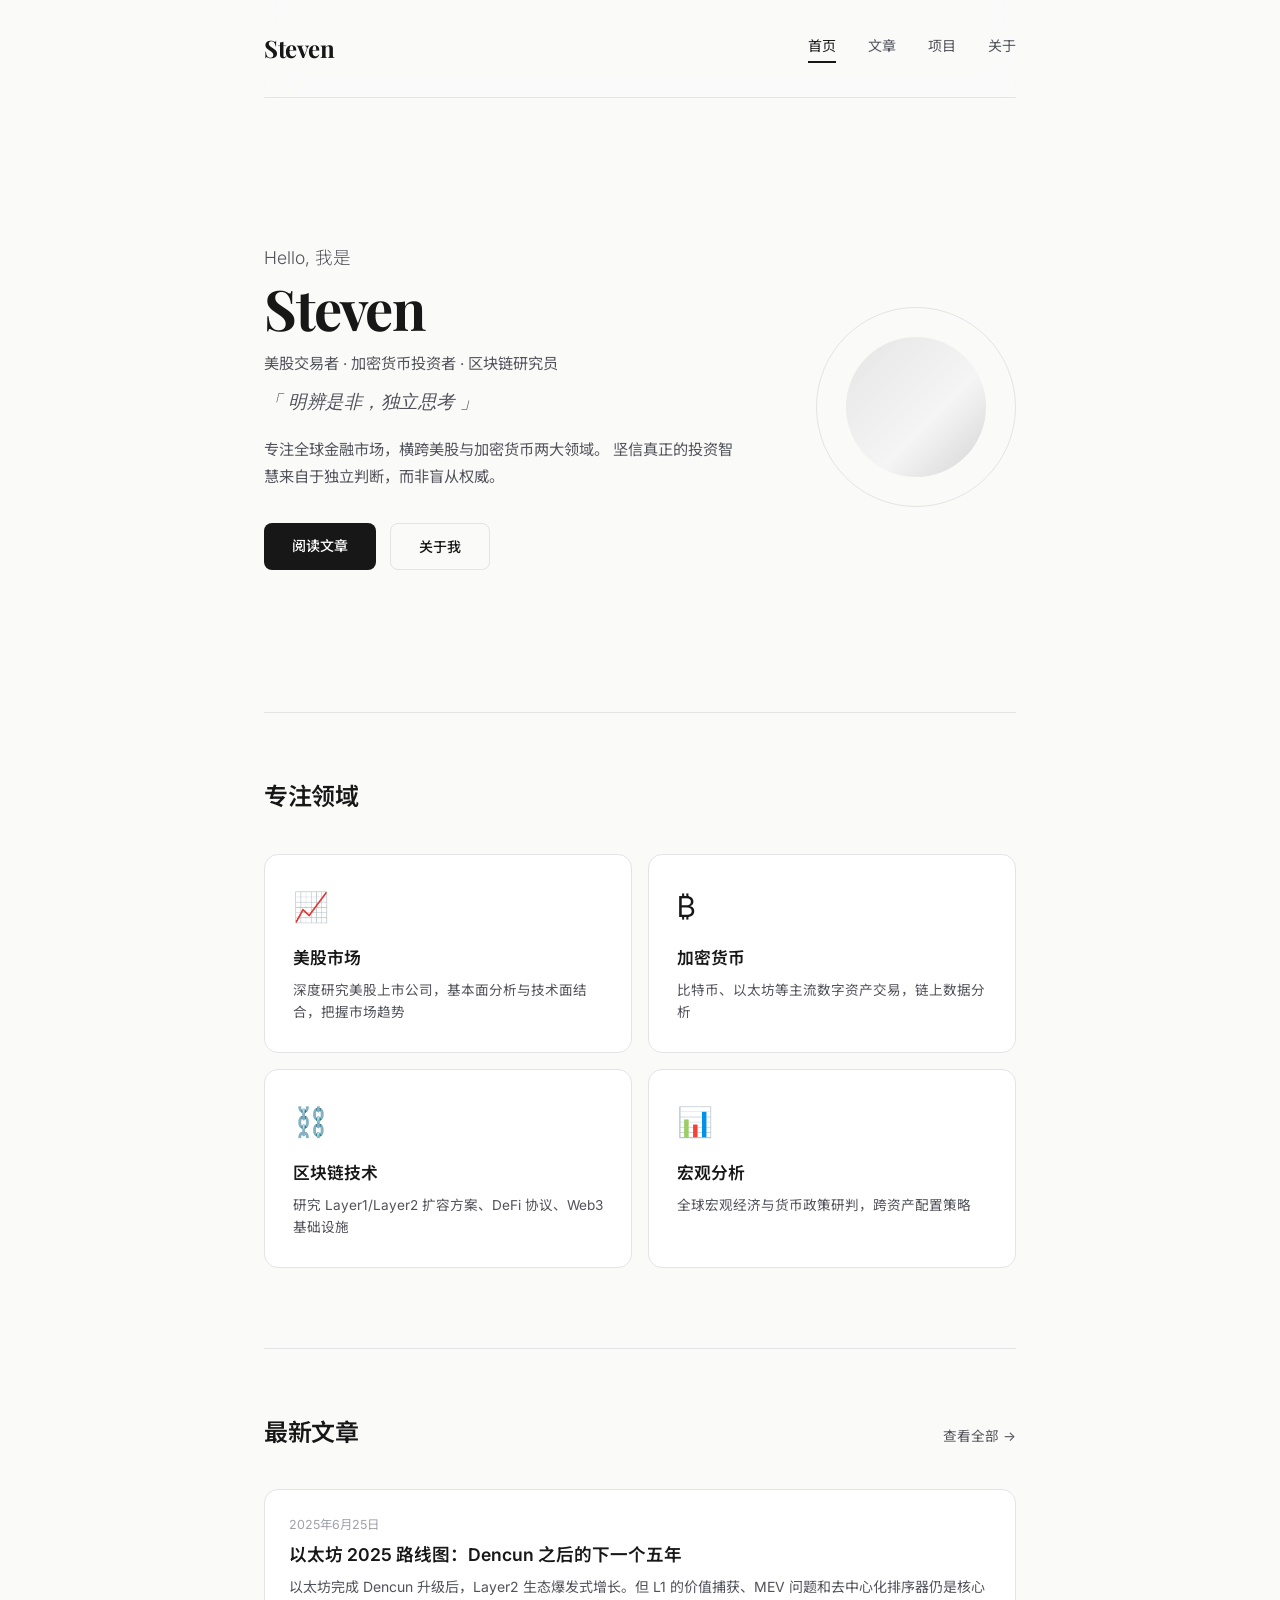
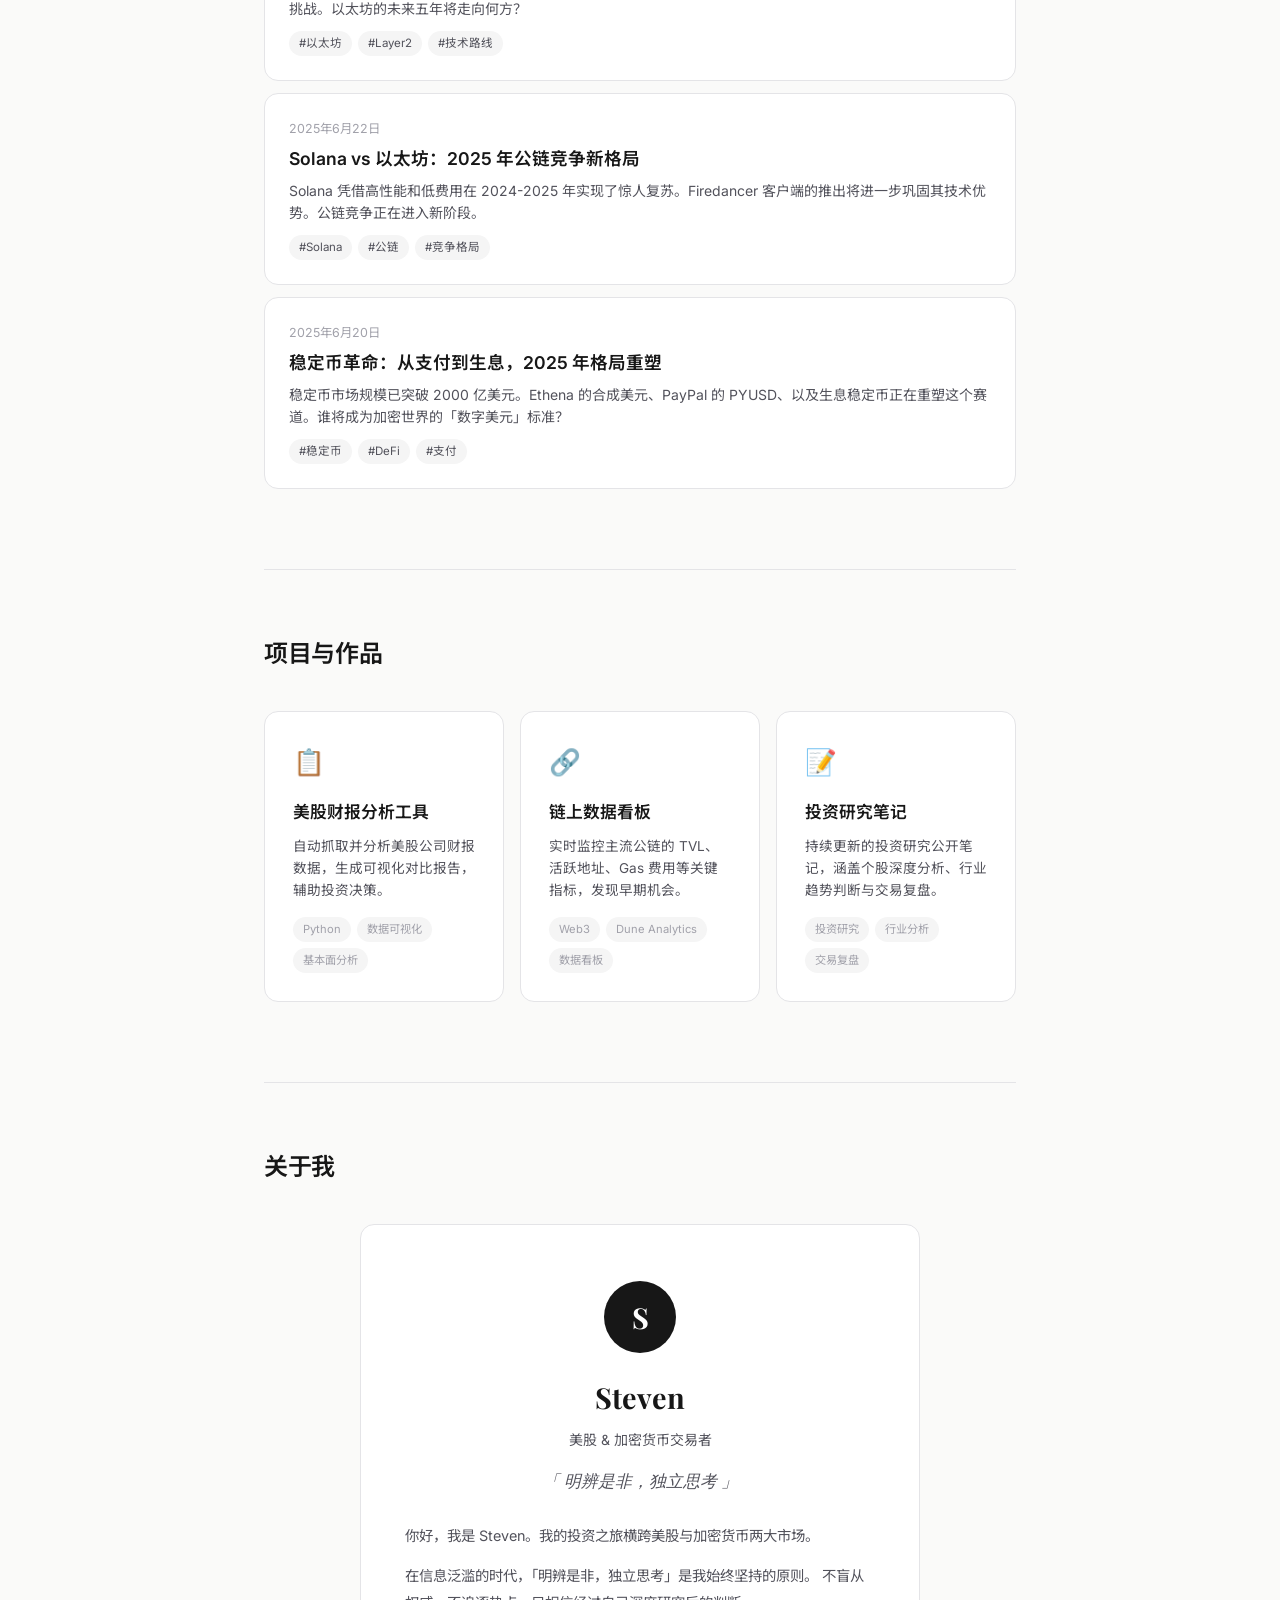
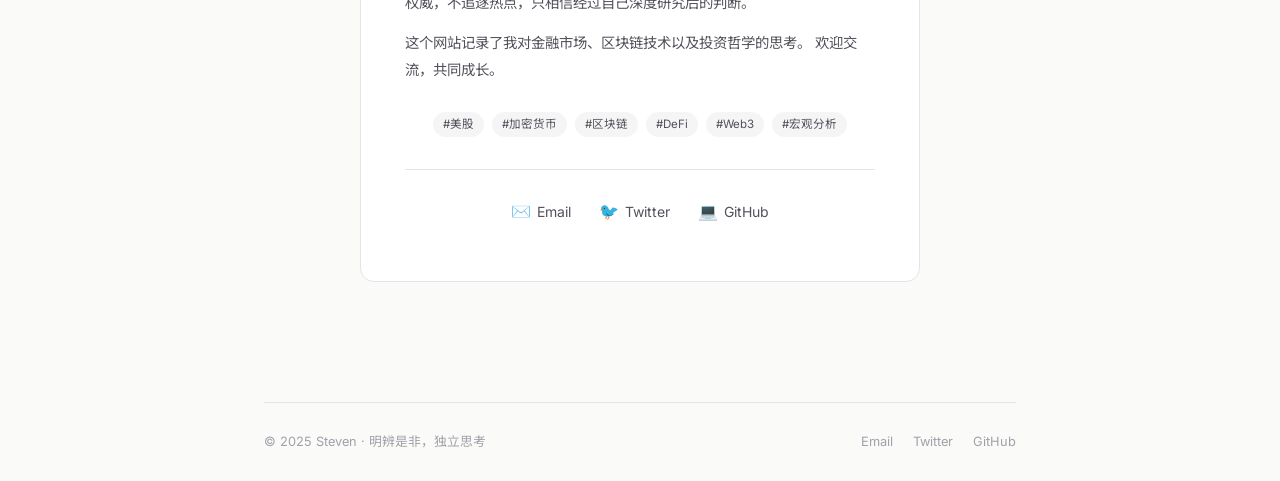
<file: index.html>
<!DOCTYPE html>
<html lang="zh-CN">
<head>
  <meta charset="UTF-8">
  <meta name="viewport" content="width=device-width, initial-scale=1.0">
  <title>Steven — 明辨是非，独立思考</title>
  <link rel="stylesheet" href="style.css">
  <link rel="preconnect" href="https://fonts.googleapis.com">
  <link rel="preconnect" href="https://fonts.gstatic.com" crossorigin>
  <link href="https://fonts.googleapis.com/css2?family=Inter:wght@300;400;500;600;700&family=Noto+Sans+SC:wght@300;400;500;700&family=Playfair+Display:ital,wght@0,500;0,700;1,500&display=swap" rel="stylesheet">
</head>
<body>
  <div class="container">
    <!-- 导航 -->
    <header class="site-header">
      <a href="/" class="logo">Steven</a>
      <nav class="site-nav" id="siteNav">
        <a href="#home" class="active">首页</a>
        <a href="#blog">文章</a>
        <a href="#projects">项目</a>
        <a href="#about">关于</a>
      </nav>
      <button class="menu-toggle" id="menuToggle" aria-label="菜单">
        <span></span><span></span><span></span>
      </button>
    </header>

    <!-- 首页 Hero -->
    <section id="home" class="section hero-section">
      <div class="hero-grid">
        <div class="hero-text">
          <p class="hero-greeting">Hello, 我是</p>
          <h1 class="hero-name">Steven</h1>
          <p class="hero-role">美股交易者 · 加密货币投资者 · 区块链研究员</p>
          <p class="hero-motto">「 明辨是非，独立思考 」</p>
          <p class="hero-desc">
            专注全球金融市场，横跨美股与加密货币两大领域。
            坚信真正的投资智慧来自于独立判断，而非盲从权威。
          </p>
          <div class="hero-actions">
            <a href="#blog" class="btn-primary">阅读文章</a>
            <a href="#about" class="btn-outline">关于我</a>
          </div>
        </div>
        <div class="hero-visual">
          <div class="hero-orb"></div>
          <div class="hero-ring"></div>
        </div>
      </div>
    </section>

    <!-- 技能标签 -->
    <section class="section skills-section">
      <h2 class="section-title">专注领域</h2>
      <div class="skills-grid">
        <div class="skill-card">
          <div class="skill-icon">📈</div>
          <h3>美股市场</h3>
          <p>深度研究美股上市公司，基本面分析与技术面结合，把握市场趋势</p>
        </div>
        <div class="skill-card">
          <div class="skill-icon">₿</div>
          <h3>加密货币</h3>
          <p>比特币、以太坊等主流数字资产交易，链上数据分析</p>
        </div>
        <div class="skill-card">
          <div class="skill-icon">⛓️</div>
          <h3>区块链技术</h3>
          <p>研究 Layer1/Layer2 扩容方案、DeFi 协议、Web3 基础设施</p>
        </div>
        <div class="skill-card">
          <div class="skill-icon">📊</div>
          <h3>宏观分析</h3>
          <p>全球宏观经济与货币政策研判，跨资产配置策略</p>
        </div>
      </div>
    </section>

    <!-- 最新文章 -->
    <section id="blog" class="section blog-section">
      <div class="section-header">
        <h2 class="section-title">最新文章</h2>
        <a href="blog.html" class="view-all">查看全部 →</a>
      </div>
      <div class="post-grid" id="recentPosts"></div>
    </section>

    <!-- 项目展示 -->
    <section id="projects" class="section projects-section">
      <h2 class="section-title">项目与作品</h2>
      <div class="projects-grid">
        <div class="project-card">
          <div class="project-icon">📋</div>
          <h3 class="project-title">美股财报分析工具</h3>
          <p class="project-desc">自动抓取并分析美股公司财报数据，生成可视化对比报告，辅助投资决策。</p>
          <div class="project-tags">
            <span>Python</span><span>数据可视化</span><span>基本面分析</span>
          </div>
        </div>
        <div class="project-card">
          <div class="project-icon">🔗</div>
          <h3 class="project-title">链上数据看板</h3>
          <p class="project-desc">实时监控主流公链的 TVL、活跃地址、Gas 费用等关键指标，发现早期机会。</p>
          <div class="project-tags">
            <span>Web3</span><span>Dune Analytics</span><span>数据看板</span>
          </div>
        </div>
        <div class="project-card">
          <div class="project-icon">📝</div>
          <h3 class="project-title">投资研究笔记</h3>
          <p class="project-desc">持续更新的投资研究公开笔记，涵盖个股深度分析、行业趋势判断与交易复盘。</p>
          <div class="project-tags">
            <span>投资研究</span><span>行业分析</span><span>交易复盘</span>
          </div>
        </div>
      </div>
    </section>

    <!-- 关于 -->
    <section id="about" class="section about-section">
      <h2 class="section-title">关于我</h2>
      <div class="about-card">
        <div class="about-avatar">
          <div class="avatar-circle">S</div>
        </div>
        <h3 class="about-name">Steven</h3>
        <p class="about-role">美股 & 加密货币交易者</p>
        <div class="about-motto">「 明辨是非，独立思考 」</div>
        <div class="about-bio">
          <p>
            你好，我是 Steven。我的投资之旅横跨美股与加密货币两大市场。
          </p>
          <p>
            在信息泛滥的时代，「明辨是非，独立思考」是我始终坚持的原则。
            不盲从权威，不追逐热点，只相信经过自己深度研究后的判断。
          </p>
          <p>
            这个网站记录了我对金融市场、区块链技术以及投资哲学的思考。
            欢迎交流，共同成长。
          </p>
        </div>
        <div class="about-tags">
          <span class="tag">#美股</span>
          <span class="tag">#加密货币</span>
          <span class="tag">#区块链</span>
          <span class="tag">#DeFi</span>
          <span class="tag">#Web3</span>
          <span class="tag">#宏观分析</span>
        </div>
        <div class="about-contact">
          <a href="mailto:steven@example.com" class="contact-item">
            <span class="contact-icon">✉️</span> Email
          </a>
          <a href="#" class="contact-item">
            <span class="contact-icon">🐦</span> Twitter
          </a>
          <a href="#" class="contact-item">
            <span class="contact-icon">💻</span> GitHub
          </a>
        </div>
      </div>
    </section>

    <!-- 页脚 -->
    <footer class="site-footer">
      <div class="footer-inner">
        <p>© 2025 Steven · 明辨是非，独立思考</p>
        <div class="footer-social">
          <a href="mailto:steven@example.com">Email</a>
          <a href="#">Twitter</a>
          <a href="#">GitHub</a>
        </div>
      </div>
    </footer>
  </div>

  <script src="posts.js"></script>
  <script src="script.js"></script>
</body>
</html>
</file>
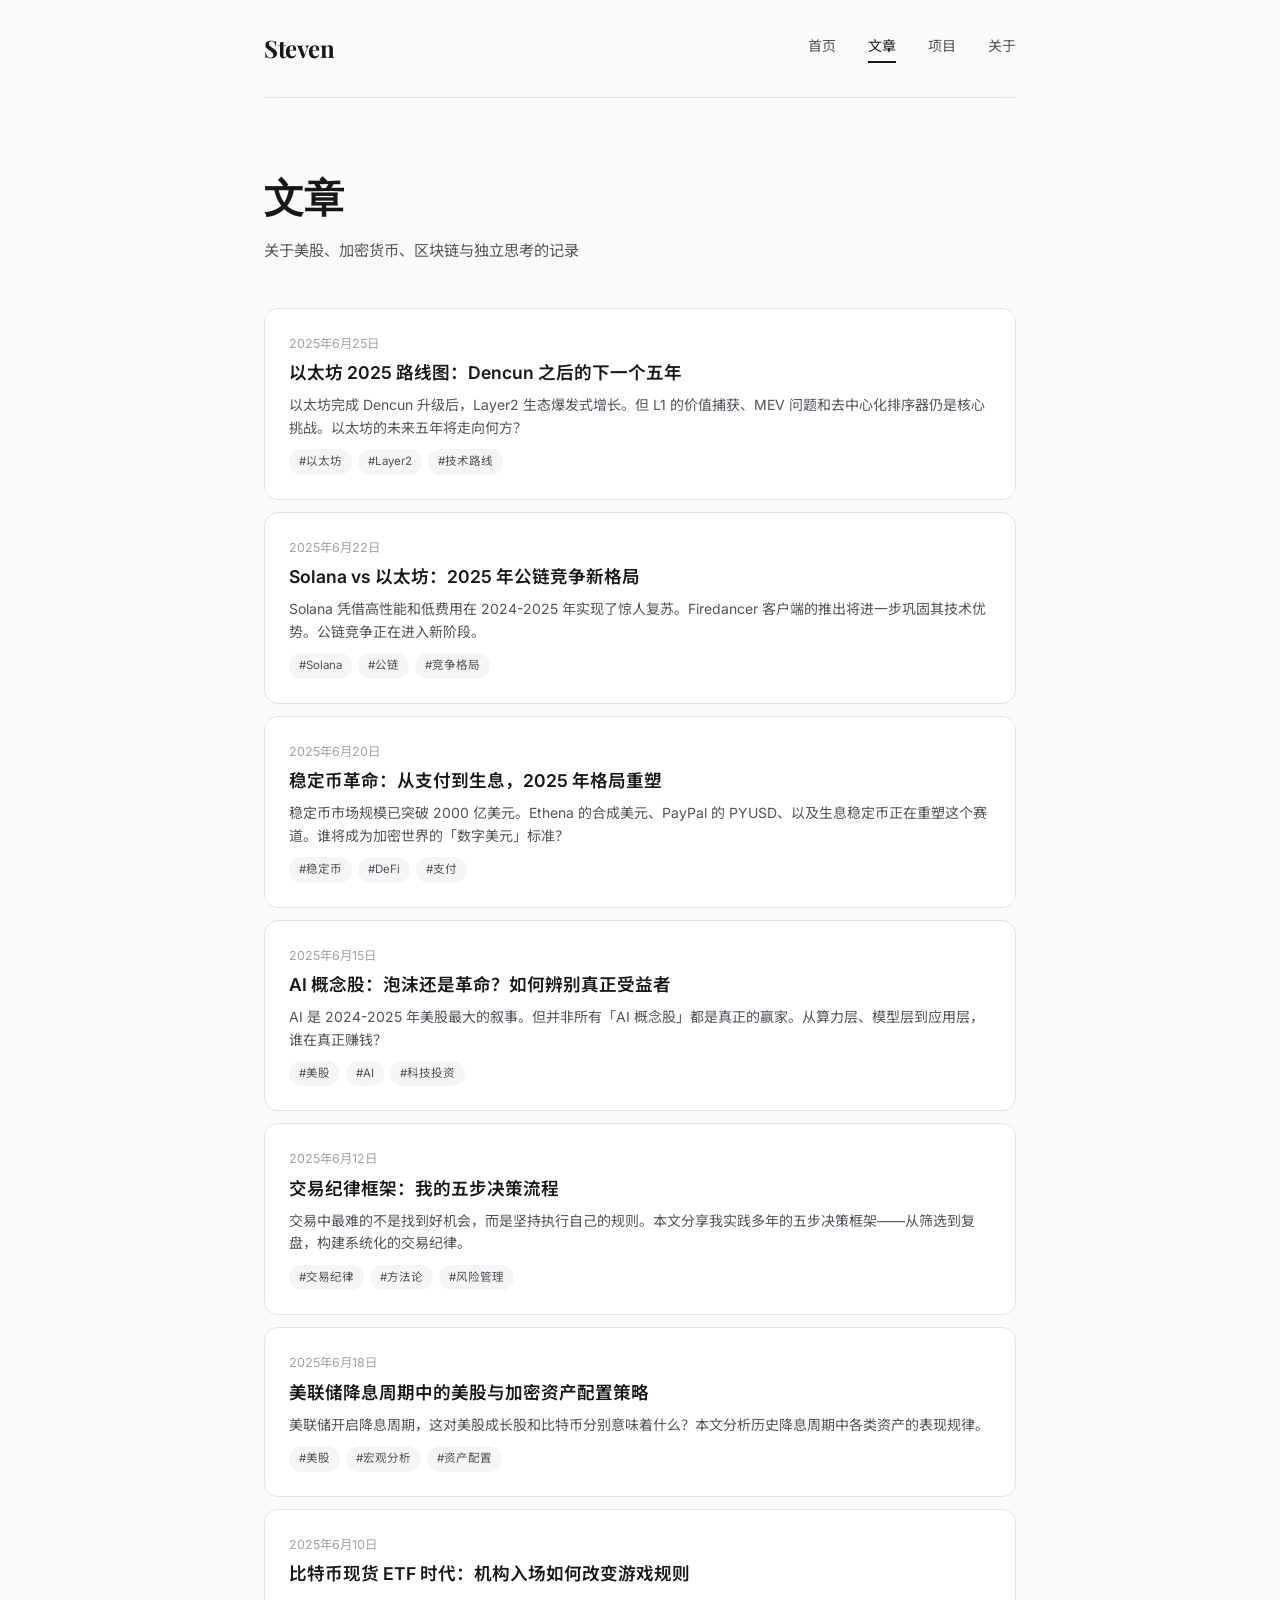
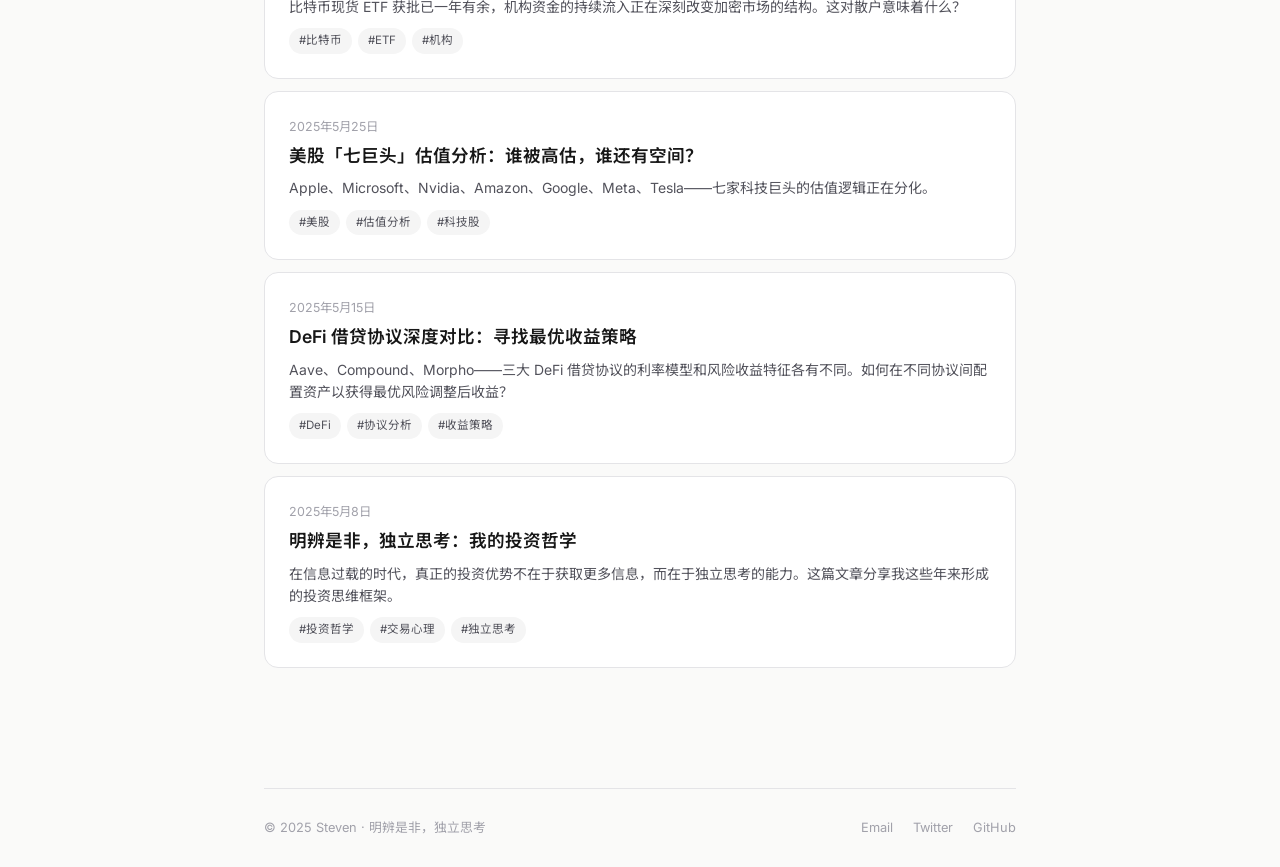
<file: blog.html>
<!DOCTYPE html>
<html lang="zh-CN">
<head>
  <meta charset="UTF-8">
  <meta name="viewport" content="width=device-width, initial-scale=1.0">
  <title>文章 — Steven</title>
  <link rel="stylesheet" href="style.css">
  <link href="https://fonts.googleapis.com/css2?family=Inter:wght@300;400;500;600;700&family=Noto+Sans+SC:wght@300;400;500;700&family=Playfair+Display:ital,wght@0,500;0,700;1,500&display=swap" rel="stylesheet">
</head>
<body>
  <div class="container">
    <header class="site-header">
      <a href="/" class="logo">Steven</a>
      <nav class="site-nav">
        <a href="/">首页</a>
        <a href="blog.html" class="active">文章</a>
        <a href="/#projects">项目</a>
        <a href="/#about">关于</a>
      </nav>
    </header>

    <main class="blog-page">
      <div class="page-header">
        <h1>文章</h1>
        <p>关于美股、加密货币、区块链与独立思考的记录</p>
      </div>
      <div class="post-list" id="postList"></div>
    </main>

    <footer class="site-footer">
      <div class="footer-inner">
        <p>© 2025 Steven · 明辨是非，独立思考</p>
        <div class="footer-social">
          <a href="mailto:steven@example.com">Email</a>
          <a href="#">Twitter</a>
          <a href="#">GitHub</a>
        </div>
      </div>
    </footer>
  </div>

  <script src="posts.js"></script>
  <script src="script.js"></script>
</body>
</html>
</file>
<file: style.css>
/* ========== Variables & Reset ========== */
:root {
  --bg: #fafaf9;
  --bg-card: #ffffff;
  --text: #171717;
  --text-secondary: #52525b;
  --text-muted: #a1a1aa;
  --border: #e4e4e7;
  --border-light: #f4f4f5;
  --accent: #171717;
  --accent-hover: #404040;
  --radius: 14px;
  --radius-sm: 10px;
  --max-width: 800px;
  --font-sans: 'Inter', 'Noto Sans SC', -apple-system, BlinkMacSystemFont, sans-serif;
  --font-serif: 'Playfair Display', 'Noto Serif SC', Georgia, serif;
  --transition: 0.2s cubic-bezier(0.4, 0, 0.2, 1);
}

*, *::before, *::after { margin: 0; padding: 0; box-sizing: border-box; }

html {
  font-size: 16px;
  -webkit-font-smoothing: antialiased;
  scroll-behavior: smooth;
}

body {
  font-family: var(--font-sans);
  background: var(--bg);
  color: var(--text);
  line-height: 1.7;
  min-height: 100vh;
}

.container {
  max-width: var(--max-width);
  margin: 0 auto;
  padding: 0 24px;
}

a {
  color: var(--text);
  text-decoration: none;
  transition: opacity var(--transition);
}
a:hover { opacity: 0.65; }

/* ========== Header ========== */
.site-header {
  display: flex;
  justify-content: space-between;
  align-items: center;
  padding: 28px 0;
  border-bottom: 1px solid var(--border);
  margin-bottom: 64px;
  position: sticky;
  top: 0;
  background: rgba(250, 250, 249, 0.85);
  backdrop-filter: blur(12px);
  z-index: 100;
}

.logo {
  font-family: var(--font-serif);
  font-size: 1.5rem;
  font-weight: 700;
  letter-spacing: -0.5px;
}

.site-nav {
  display: flex;
  gap: 32px;
}

.site-nav a {
  font-size: 0.875rem;
  font-weight: 400;
  color: var(--text-secondary);
  padding-bottom: 4px;
  border-bottom: 2px solid transparent;
  transition: all var(--transition);
}

.site-nav a:hover,
.site-nav a.active {
  color: var(--text);
  border-bottom-color: var(--accent);
  opacity: 1;
}

.menu-toggle {
  display: none;
  flex-direction: column;
  gap: 5px;
  background: none;
  border: none;
  cursor: pointer;
  padding: 4px;
}

.menu-toggle span {
  display: block;
  width: 22px;
  height: 2px;
  background: var(--text);
  border-radius: 1px;
}

/* ========== Sections ========== */
.section {
  padding: 40px 0 80px;
}

.section-title {
  font-size: 1.5rem;
  font-weight: 600;
  letter-spacing: -0.3px;
  margin-bottom: 36px;
}

.section-header {
  display: flex;
  justify-content: space-between;
  align-items: baseline;
}

.view-all {
  font-size: 0.85rem;
  color: var(--text-secondary);
}

/* ========== Hero ========== */
.hero-section {
  padding: 20px 0 80px;
}

.hero-grid {
  display: flex;
  align-items: center;
  gap: 48px;
  min-height: 50vh;
}

.hero-text {
  flex: 1;
}

.hero-greeting {
  font-size: 1.1rem;
  color: var(--text-secondary);
  margin-bottom: 4px;
  font-weight: 300;
}

.hero-name {
  font-family: var(--font-serif);
  font-size: 3.5rem;
  font-weight: 700;
  letter-spacing: -1.5px;
  line-height: 1.1;
  margin-bottom: 12px;
}

.hero-role {
  font-size: 0.95rem;
  color: var(--text-secondary);
  margin-bottom: 8px;
}

.hero-motto {
  font-family: var(--font-serif);
  font-style: italic;
  font-size: 1.15rem;
  color: var(--text-secondary);
  margin-bottom: 20px;
  letter-spacing: 0.5px;
}

.hero-desc {
  font-size: 0.95rem;
  color: var(--text-secondary);
  line-height: 1.8;
  margin-bottom: 32px;
  max-width: 480px;
}

.hero-actions {
  display: flex;
  gap: 14px;
}

.btn-primary, .btn-outline {
  display: inline-block;
  padding: 11px 28px;
  border-radius: 8px;
  font-size: 0.875rem;
  font-weight: 500;
  transition: all var(--transition);
}

.btn-primary {
  background: var(--accent);
  color: #fff;
}
.btn-primary:hover { background: var(--accent-hover); opacity: 1; }

.btn-outline {
  border: 1px solid var(--border);
  background: transparent;
  color: var(--text);
}
.btn-outline:hover { border-color: var(--accent); opacity: 1; }

.hero-visual {
  flex: 0 0 auto;
  position: relative;
  width: 200px;
  height: 200px;
}

.hero-orb {
  width: 140px;
  height: 140px;
  background: linear-gradient(135deg, #e5e5e5 0%, #f5f5f5 60%, #d4d4d4 100%);
  border-radius: 50%;
  position: absolute;
  top: 50%;
  left: 50%;
  transform: translate(-50%, -50%);
  animation: orbFloat 6s ease-in-out infinite;
}

.hero-ring {
  width: 200px;
  height: 200px;
  border: 1px solid var(--border);
  border-radius: 50%;
  position: absolute;
  top: 50%;
  left: 50%;
  transform: translate(-50%, -50%);
  animation: ringRotate 20s linear infinite;
}

@keyframes orbFloat {
  0%, 100% { transform: translate(-50%, -50%) translateY(0); }
  50% { transform: translate(-50%, -50%) translateY(-12px); }
}

@keyframes ringRotate {
  from { transform: translate(-50%, -50%) rotate(0deg); }
  to { transform: translate(-50%, -50%) rotate(360deg); }
}

/* ========== Skills ========== */
.skills-section {
  border-top: 1px solid var(--border);
  padding-top: 64px;
}

.skills-grid {
  display: grid;
  grid-template-columns: repeat(2, 1fr);
  gap: 16px;
}

.skill-card {
  background: var(--bg-card);
  border: 1px solid var(--border);
  border-radius: var(--radius);
  padding: 28px;
  transition: all var(--transition);
}

.skill-card:hover {
  border-color: var(--accent);
  transform: translateY(-2px);
  box-shadow: 0 4px 20px rgba(0,0,0,0.03);
}

.skill-icon {
  font-size: 1.8rem;
  margin-bottom: 12px;
}

.skill-card h3 {
  font-size: 1.05rem;
  font-weight: 600;
  margin-bottom: 8px;
}

.skill-card p {
  font-size: 0.85rem;
  color: var(--text-secondary);
  line-height: 1.6;
}

/* ========== Blog Posts ========== */
.blog-section {
  border-top: 1px solid var(--border);
  padding-top: 64px;
}

.post-grid, .post-list {
  display: flex;
  flex-direction: column;
  gap: 12px;
}

.post-card {
  display: block;
  padding: 24px;
  background: var(--bg-card);
  border: 1px solid var(--border);
  border-radius: var(--radius);
  transition: all var(--transition);
}

.post-card:hover {
  border-color: var(--accent);
  transform: translateY(-2px);
  box-shadow: 0 4px 20px rgba(0,0,0,0.03);
  opacity: 1;
}

.post-card-date {
  font-size: 0.78rem;
  color: var(--text-muted);
  margin-bottom: 6px;
  font-weight: 400;
}

.post-card-title {
  font-size: 1.1rem;
  font-weight: 600;
  margin-bottom: 8px;
  line-height: 1.5;
}

.post-card-excerpt {
  font-size: 0.875rem;
  color: var(--text-secondary);
  line-height: 1.6;
  display: -webkit-box;
  -webkit-line-clamp: 2;
  -webkit-box-orient: vertical;
  overflow: hidden;
}

.post-card-tags {
  margin-top: 10px;
  display: flex;
  gap: 6px;
  flex-wrap: wrap;
}

.tag {
  display: inline-block;
  font-size: 0.72rem;
  color: var(--text-secondary);
  background: #f5f5f5;
  padding: 3px 10px;
  border-radius: 20px;
  font-weight: 400;
}

/* ========== Projects ========== */
.projects-section {
  border-top: 1px solid var(--border);
  padding-top: 64px;
}

.projects-grid {
  display: grid;
  grid-template-columns: repeat(3, 1fr);
  gap: 16px;
}

.project-card {
  background: var(--bg-card);
  border: 1px solid var(--border);
  border-radius: var(--radius);
  padding: 28px;
  transition: all var(--transition);
}

.project-card:hover {
  border-color: var(--accent);
  transform: translateY(-2px);
  box-shadow: 0 4px 20px rgba(0,0,0,0.03);
}

.project-icon {
  font-size: 1.6rem;
  margin-bottom: 14px;
}

.project-title {
  font-size: 1.05rem;
  font-weight: 600;
  margin-bottom: 10px;
}

.project-desc {
  font-size: 0.85rem;
  color: var(--text-secondary);
  line-height: 1.6;
  margin-bottom: 16px;
}

.project-tags {
  display: flex;
  gap: 6px;
  flex-wrap: wrap;
}

.project-tags span {
  font-size: 0.7rem;
  color: var(--text-muted);
  background: #f5f5f5;
  padding: 3px 10px;
  border-radius: 20px;
}

/* ========== About ========== */
.about-section {
  border-top: 1px solid var(--border);
  padding-top: 64px;
}

.about-card {
  max-width: 560px;
  margin: 0 auto;
  text-align: center;
  background: var(--bg-card);
  border: 1px solid var(--border);
  border-radius: var(--radius);
  padding: 56px 44px;
}

.about-avatar {
  margin-bottom: 20px;
}

.avatar-circle {
  width: 72px;
  height: 72px;
  border-radius: 50%;
  background: var(--accent);
  color: #fff;
  font-family: var(--font-serif);
  font-size: 1.8rem;
  font-weight: 700;
  display: flex;
  align-items: center;
  justify-content: center;
  margin: 0 auto;
}

.about-name {
  font-family: var(--font-serif);
  font-size: 1.8rem;
  font-weight: 700;
  margin-bottom: 6px;
}

.about-role {
  color: var(--text-secondary);
  font-size: 0.875rem;
  margin-bottom: 14px;
}

.about-motto {
  font-family: var(--font-serif);
  font-style: italic;
  color: var(--text-secondary);
  margin-bottom: 28px;
  font-size: 1.05rem;
}

.about-bio {
  text-align: left;
  color: var(--text-secondary);
  font-size: 0.9rem;
  line-height: 1.85;
}

.about-bio p { margin-bottom: 14px; }

.about-tags {
  display: flex;
  justify-content: center;
  flex-wrap: wrap;
  gap: 8px;
  margin: 28px 0;
}

.about-contact {
  display: flex;
  justify-content: center;
  gap: 28px;
  margin-top: 32px;
  padding-top: 28px;
  border-top: 1px solid var(--border);
}

.contact-item {
  display: flex;
  align-items: center;
  gap: 6px;
  font-size: 0.875rem;
  color: var(--text-secondary);
}

.contact-icon {
  font-size: 1rem;
}

/* ========== Blog Page ========== */
.blog-page {
  padding-bottom: 80px;
}

.page-header {
  margin-bottom: 44px;
}

.page-header h1 {
  font-family: var(--font-serif);
  font-size: 2.5rem;
  font-weight: 700;
  margin-bottom: 8px;
}

.page-header p {
  color: var(--text-secondary);
  font-size: 0.95rem;
}

/* ========== Post Detail ========== */
.post-detail {
  padding-bottom: 80px;
}

.post-article {
  max-width: 680px;
  margin: 0 auto;
}

.post-back {
  display: inline-block;
  font-size: 0.85rem;
  color: var(--text-secondary);
  margin-bottom: 32px;
}

.post-article-header {
  margin-bottom: 36px;
}

.post-article-header h1 {
  font-family: var(--font-serif);
  font-size: 2rem;
  font-weight: 700;
  line-height: 1.4;
  margin-bottom: 14px;
}

.post-article-meta {
  font-size: 0.85rem;
  color: var(--text-muted);
  display: flex;
  gap: 14px;
  align-items: center;
}

.post-article-tags {
  display: flex;
  gap: 8px;
  margin-top: 14px;
}

.post-article-body {
  font-size: 0.975rem;
  line-height: 1.95;
  color: var(--text);
}

.post-article-body h2 {
  font-size: 1.35rem;
  font-weight: 600;
  margin: 40px 0 16px;
}

.post-article-body h3 {
  font-size: 1.1rem;
  font-weight: 600;
  margin: 32px 0 12px;
}

.post-article-body p { margin-bottom: 18px; }

.post-article-body ul, .post-article-body ol {
  margin: 14px 0 18px 24px;
}

.post-article-body li { margin-bottom: 8px; }

.post-article-body blockquote {
  border-left: 3px solid var(--accent);
  padding: 4px 0 4px 20px;
  margin: 24px 0;
  color: var(--text-secondary);
  font-style: italic;
}

.post-article-body code {
  background: #f5f5f5;
  padding: 2px 6px;
  border-radius: 4px;
  font-size: 0.9em;
}

.post-article-body pre {
  background: #1c1c1e;
  color: #e5e5e5;
  padding: 18px 22px;
  border-radius: var(--radius-sm);
  overflow-x: auto;
  margin: 24px 0;
  font-size: 0.83rem;
  line-height: 1.7;
}

.post-article-body pre code {
  background: none;
  padding: 0;
  color: inherit;
}

.post-article-body img {
  max-width: 100%;
  border-radius: var(--radius-sm);
  margin: 24px 0;
}

/* ========== Footer ========== */
.site-footer {
  border-top: 1px solid var(--border);
  padding: 28px 0;
  margin-top: 40px;
}

.footer-inner {
  display: flex;
  justify-content: space-between;
  align-items: center;
  font-size: 0.8rem;
  color: var(--text-muted);
}

.footer-social {
  display: flex;
  gap: 20px;
}

.footer-social a {
  color: var(--text-muted);
  font-size: 0.8rem;
}

/* ========== Responsive ========== */
@media (max-width: 768px) {
  .hero-grid {
    flex-direction: column-reverse;
    text-align: center;
    min-height: auto;
    gap: 32px;
    padding: 10px 0 40px;
  }

  .hero-name { font-size: 2.6rem; }
  .hero-desc { max-width: 100%; margin: 0 auto 28px; }
  .hero-actions { justify-content: center; }

  .hero-visual { width: 140px; height: 140px; }
  .hero-orb { width: 100px; height: 100px; }
  .hero-ring { width: 140px; height: 140px; }

  .skills-grid { grid-template-columns: 1fr; }
  .projects-grid { grid-template-columns: 1fr; }

  .site-header { flex-wrap: wrap; }
  .site-nav { gap: 20px; }
  .menu-toggle { display: flex; }

  .about-card { padding: 40px 24px; }
  .post-article-header h1 { font-size: 1.5rem; }

  .footer-inner {
    flex-direction: column;
    gap: 8px;
    text-align: center;
  }
}

@media (max-width: 480px) {
  .hero-name { font-size: 2.2rem; }
  .site-nav { gap: 14px; }
  .site-nav a { font-size: 0.8rem; }
  .section-title { font-size: 1.3rem; }
  .page-header h1 { font-size: 1.8rem; }
}
</file>
